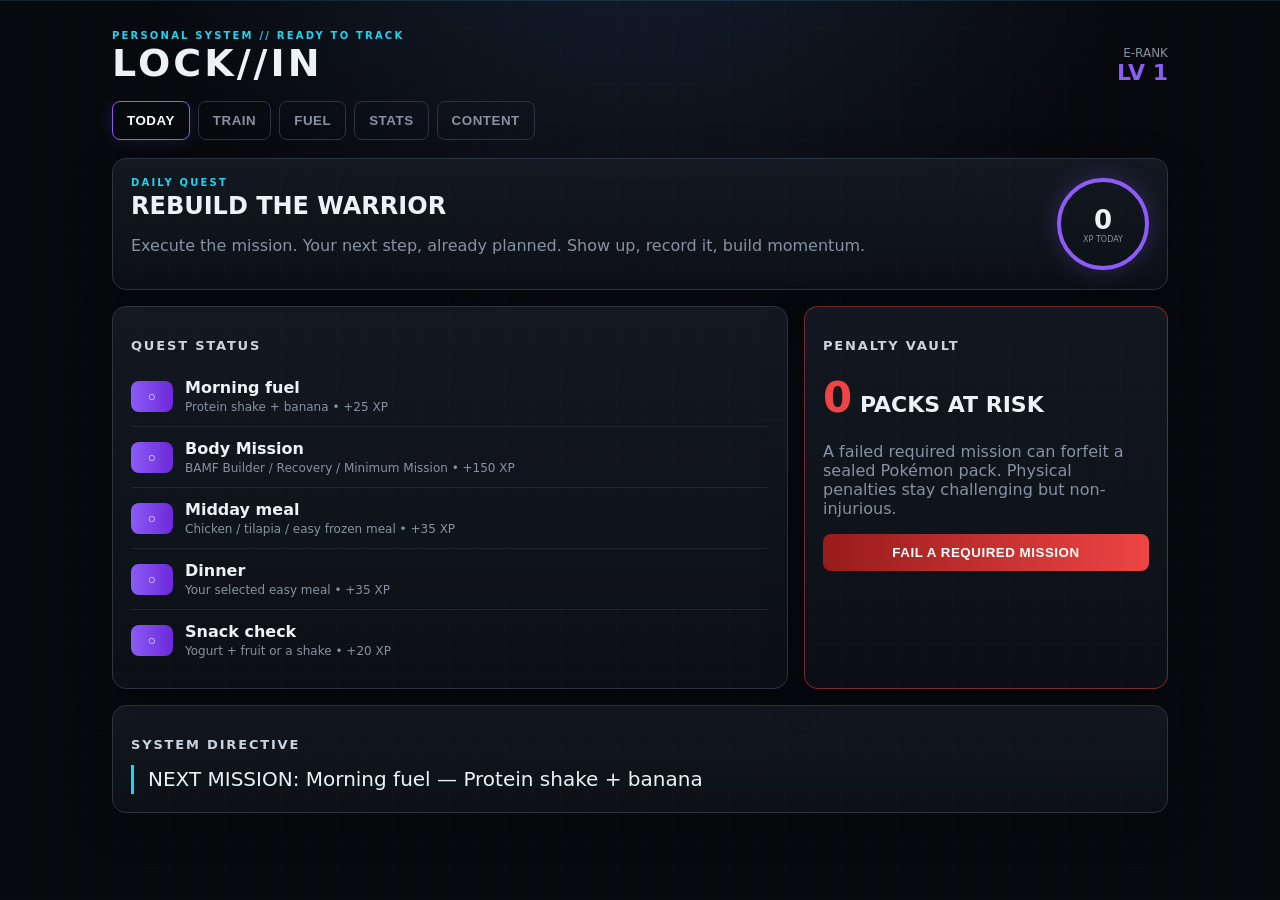
<file: app/index.html>
<!doctype html>
<html lang="en">
<head>
<meta charset="utf-8" />
<meta name="viewport" content="width=device-width,initial-scale=1,viewport-fit=cover" />
<title>LOCK//IN SYSTEM</title>
<link rel="stylesheet" href="styles.css" />
</head>
<body>
<div class="scanline"></div>
<header>
  <div>
    <div class="eyebrow">PERSONAL SYSTEM // READY TO TRACK</div>
    <h1>LOCK//IN</h1>
  </div>
  <div class="rank"><span id="rankName">E-RANK</span><strong id="level">LV 1</strong></div>
</header>

<nav>
  <button class="nav active" data-view="today">TODAY</button>
  <button class="nav" data-view="train">TRAIN</button>
  <button class="nav" data-view="fuel">FUEL</button>
  <button class="nav" data-view="progress">STATS</button>
  <button class="nav" data-view="content">CONTENT</button>
</nav>

<main>
<section id="today" class="view active">
  <div class="hero card">
    <div>
      <div class="eyebrow">DAILY QUEST</div>
      <h2>REBUILD THE WARRIOR</h2>
      <p>Execute the mission. Your next step, already planned. Show up, record it, build momentum.</p>
    </div>
    <div class="xp-ring"><span id="xpToday">0</span><small>XP TODAY</small></div>
  </div>
  <div class="grid two">
    <div class="card">
      <h3>QUEST STATUS</h3>
      <div id="questList"></div>
    </div>
    <div class="card danger-card">
      <h3>PENALTY VAULT</h3>
      <div class="vault-count"><span id="vaultCount">0</span> PACKS AT RISK</div>
      <p class="muted">A failed required mission can forfeit a sealed Pokémon pack. Physical penalties stay challenging but non-injurious.</p>
      <button id="failMission" class="danger">FAIL A REQUIRED MISSION</button>
    </div>
  </div>
  <div class="card">
    <h3>SYSTEM DIRECTIVE</h3>
    <div id="directive" class="directive"></div>
  </div>
</section>

<section id="train" class="view">
  <div class="card">
    <div class="row spread"><div><div class="eyebrow">BODY MISSION</div><h2 id="workoutTitle">FULL BODY A</h2></div><button id="toggleWorkout" class="ghost hidden">SWITCH A/B</button></div>
    <div class="form-grid"><label>Program start<input id="programStart" type="date" /></label><label>Week<select id="programWeek"></select></label><label>Training day<select id="programDay"></select></label></div><p id="programNote" class="muted"></p><div id="exerciseList"></div><div id="sessionStatus" role="status" aria-live="polite"></div>
    <div class="timer card inset">
      <span class="eyebrow">REST TIMER</span>
      <strong id="timerDisplay">01:30</strong>
      <div class="row"><button id="startTimer">START 90S</button><button id="resetTimer" class="ghost">RESET</button></div>
    </div>
  </div>
  <div class="card">
    <h3>BACKUP PROTOCOL</h3>
    <p><strong>Plan A:</strong> Hart Gym. <strong>Plan B:</strong> home substitutions. <strong>Minimum Mission:</strong> 3 rounds — 10 squats, 5–10 push-ups, 10 DB rows/side, 10 reverse lunges total, 20-sec plank.</p>
    <button id="completeWorkout">COMPLETE TRAINING +150 XP</button>
  </div>
</section>

<section id="fuel" class="view">
  <div class="card">
    <div class="row spread"><div><div class="eyebrow">NUTRITION MISSION</div><h2>SIMPLE DAILY MEALS</h2></div><div class="protein"><span id="proteinTotal">0</span>g</div></div>
    <div id="mealList"></div>
    <p class="muted">Same simple menu each day. Lunch and dinner default to chicken, rice, and frozen vegetables. Swap only when you want to. Nutrition estimates vary by brand; scan your packages or save label values once.</p>
  </div>
  <div class="card">
    <h3>FOOD LOG <small id="foodDate"></small></h3>
    <div class="macro-grid">
      <div><strong id="calorieTotal">0</strong><small>KCAL</small></div>
      <div><strong id="proteinMacro">0</strong><small>PROTEIN G</small></div>
      <div><strong id="carbTotal">0</strong><small>CARBS G</small></div>
      <div><strong id="fatTotal">0</strong><small>FAT G</small></div>
    </div>
    <div id="foodEntries" class="history"></div>
  </div>
  <div class="card">
    <h3>SCAN OR ENTER BARCODE</h3>
    <div class="row"><input id="barcodeInput" inputmode="numeric" autocomplete="off" placeholder="8–14 digit barcode" aria-label="Food barcode" /><button id="lookupBarcode">LOOK UP</button><button id="openScanner" class="ghost">CAMERA</button></div>
    <p id="lookupStatus" class="muted" role="status" aria-live="polite">Food details come from <a href="https://world.openfoodfacts.org/" target="_blank" rel="noopener noreferrer">Open Food Facts</a>. Check labels before logging.</p>
    <div id="scannerPanel" class="hidden"><video id="scannerVideo" autoplay playsinline muted></video><button id="closeScanner" class="ghost">STOP CAMERA</button></div>
  </div>
  <div class="card">
    <h3>LOG FOOD</h3>
    <p id="foodSource" class="muted">Enter food manually or look up a barcode above.</p>
    <form id="foodForm">
      <div class="form-grid">
        <label>Food name<input id="foodName" required maxlength="100" placeholder="e.g., Greek yogurt" /></label>
        <label>Meal<select id="foodMeal"><option>Breakfast</option><option>Lunch</option><option>Dinner</option><option>Snack</option></select></label>
        <label>Amount (g or ml)<input id="foodAmount" type="number" min="1" max="10000" step="0.1" value="100" required /></label>
        <label>Calories per 100 g/ml<input id="foodCalories" type="number" min="0" max="10000" step="0.1" required /></label>
        <label>Protein per 100 g/ml<input id="foodProtein" type="number" min="0" max="1000" step="0.1" required /></label>
        <label>Carbs per 100 g/ml<input id="foodCarbs" type="number" min="0" max="1000" step="0.1" required /></label>
        <label>Fat per 100 g/ml<input id="foodFat" type="number" min="0" max="1000" step="0.1" required /></label>
      </div>
      <p class="muted">Values are per 100 g/ml; the amount scales them. Edit any missing or inaccurate label values.</p>
      <button type="submit">ADD TO TODAY</button><button type="button" id="saveFoodValues" class="ghost">SAVE FOOD VALUES</button><button type="button" id="clearFood" class="ghost">CLEAR FORM</button>
    </form>
  </div>
  <div class="card"><h3>YOUR SHOPPING LIST</h3><div id="shoppingList"></div></div><div class="card"><h3>REUSABLE FOODS</h3><div id="quickFoods"></div><p class="muted">Tap an item to prefill the food form, then verify your label and amount. Estimates are marked in your log.</p></div><div class="card"><h3>SWEET / CRUNCHY OPTIONS</h3><p>BUILT Puff, watermelon, yogurt and fruit, popcorn, or a measured portion of chips or chocolate. Use the reusable foods to log it. Then return to your usual meal routine.</p></div>
</section>

<section id="progress" class="view">
  <div class="grid three stats">
    <div class="card"><span class="eyebrow">WEIGHT</span><strong id="weightDisplay">190.0</strong><small>LB</small></div>
    <div class="card"><span class="eyebrow">STREAK</span><strong id="streakDisplay">0</strong><small>DAYS</small></div>
    <div class="card"><span class="eyebrow">TOTAL XP</span><strong id="totalXP">0</strong><small>XP</small></div>
  </div>
  <div class="card">
    <h3>LOG WEIGHT</h3>
    <div class="row"><input id="weightInput" type="number" step="0.1" placeholder="190.0" /><button id="logWeight">SAVE</button></div>
    <div id="weightHistory" class="history"></div>
  </div>
  <div class="card"><h3>TRAINING HISTORY</h3><div id="trainingHistory"></div></div><div class="card"><h3>BACK UP YOUR DATA</h3><p class="muted">Saved in this browser. Export a backup to keep a copy outside it.</p><button id="exportData">DOWNLOAD BACKUP</button><label class="import-label">Restore backup<input id="importData" type="file" accept="application/json" /></label><p id="backupStatus" role="status"></p></div><div class="card"><h3>SKILL TREE — LOCKED FOR PHASE 1</h3><div class="skill-grid"><div>Pull-Up<br><span>BASE BUILDING</span></div><div>Handstand<br><span>BASE BUILDING</span></div><div>L-Sit<br><span>BASE BUILDING</span></div><div>Pistol Squat<br><span>BASE BUILDING</span></div><div>Sprint<br><span>BASE BUILDING</span></div><div>Agility<br><span>BASE BUILDING</span></div></div></div>
</section>

<section id="content" class="view">
  <div class="card"><div class="eyebrow">CONTENT ENGINE</div><h2>THE SYSTEM IS THE SERIES</h2><p>Every meaningful event becomes a possible clip, short, episode beat, or weekly update.</p><button id="addSideQuest">ADD SIDE QUEST</button></div>
  <div class="card"><h3>CAPTURE FEED</h3><div id="contentFeed"></div></div>
</section>
</main>

<div id="systemModal" class="modal hidden"><div class="modal-card"><div class="eyebrow">SYSTEM NOTIFICATION</div><h2 id="modalTitle">QUEST UPDATED</h2><p id="modalText"></p><button id="closeModal">ACKNOWLEDGE</button></div></div>
<script src="program.js"></script>
<script src="app.js"></script>
<script src="ready.js"></script>
</body>
</html>
</file>
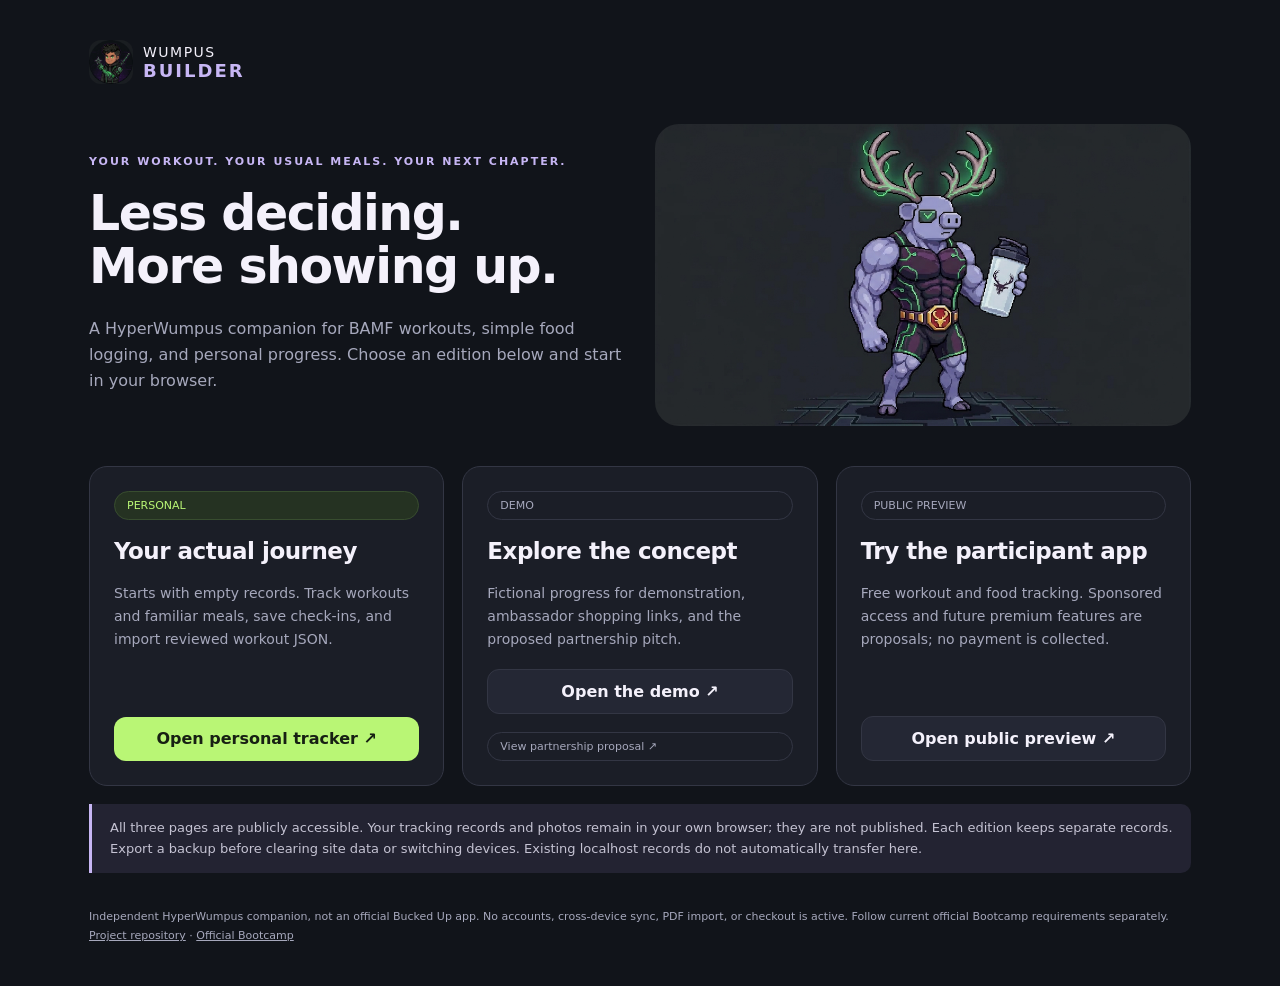
<file: wumpus-builder/web/index.html>
<!doctype html><html lang="en"><head><meta charset="utf-8"><meta name="viewport" content="width=device-width,initial-scale=1"><meta name="theme-color" content="#11141a"><title>Wumpus Builder · Choose your edition</title><link rel="stylesheet" href="demo/styles.css"><style>main{max-width:1150px;padding:40px 24px}.landing-cards{display:grid;grid-template-columns:repeat(3,1fr);gap:18px}.landing-cards .card{display:flex;flex-direction:column;gap:18px}.landing-cards .button{margin-top:auto}.landing-hero{display:grid;grid-template-columns:1fr 1fr;gap:30px;align-items:center;margin:40px 0}.landing-hero img{width:100%;border-radius:24px}.landing-hero p{color:var(--muted);margin-top:22px}@media(max-width:700px){.landing-cards,.landing-hero{grid-template-columns:1fr}.landing-hero{margin:30px 0}.landing-hero img{max-height:230px;object-fit:cover}.landing-hero h1{font-size:40px}}</style></head><body><main><a class="brand" href="https://hyperwumpus.github.io"><img src="demo/assets/avatar.jpeg" alt="HyperWumpus"><span>WUMPUS<b>BUILDER</b></span></a><section class="landing-hero"><div><div class="eyebrow">Your workout. Your usual meals. Your next chapter.</div><h1 class="space">Less deciding.<br>More showing up.</h1><p>A HyperWumpus companion for BAMF workouts, simple food logging, and personal progress. Choose an edition below and start in your browser.</p></div><img src="demo/assets/hero.png" alt="Cyber Wumpy with a shaker and glowing antlers"></section><div class="landing-cards"><section class="card"><span class="pill green">PERSONAL</span><h2>Your actual journey</h2><p>Starts with empty records. Track workouts and familiar meals, save check-ins, and import reviewed workout JSON.</p><a class="button" href="personal/">Open personal tracker ↗</a></section><section class="card"><span class="pill">DEMO</span><h2>Explore the concept</h2><p>Fictional progress for demonstration, ambassador shopping links, and the proposed partnership pitch.</p><a class="button quiet" href="demo/">Open the demo ↗</a><a class="pill" href="demo/pitch.html">View partnership proposal ↗</a></section><section class="card"><span class="pill">PUBLIC PREVIEW</span><h2>Try the participant app</h2><p>Free workout and food tracking. Sponsored access and future premium features are proposals; no payment is collected.</p><a class="button quiet" href="public/">Open public preview ↗</a></section></div><div class="notice">All three pages are publicly accessible. Your tracking records and photos remain in your own browser; they are not published. Each edition keeps separate records. Export a backup before clearing site data or switching devices. Existing localhost records do not automatically transfer here.</div><footer>Independent HyperWumpus companion, not an official Bucked Up app. No accounts, cross-device sync, PDF import, or checkout is active. Follow current official Bootcamp requirements separately.<br><a href="https://github.com/hyperwumpus/lockin-fitness-bootcamp">Project repository</a> · <a href="https://www.buckedupbootcamp.com/">Official Bootcamp</a></footer></main></body></html>
</file>
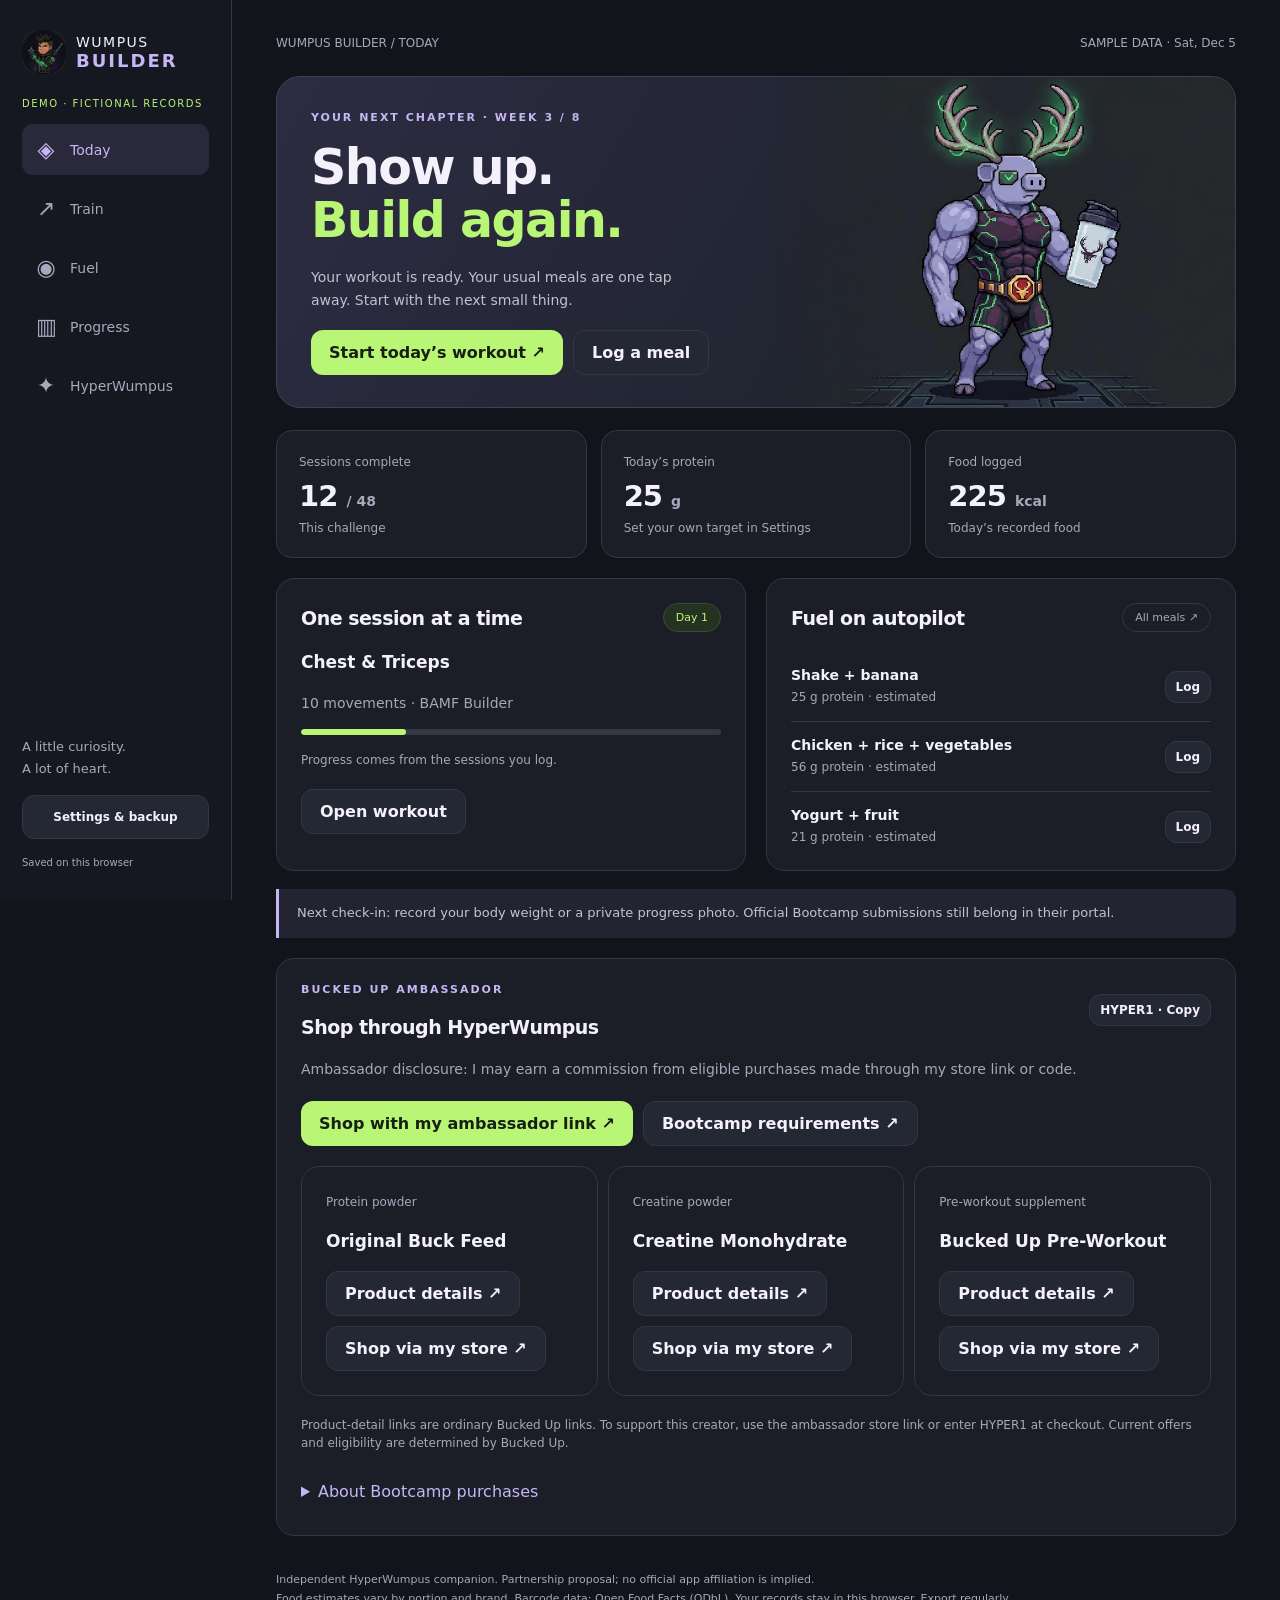
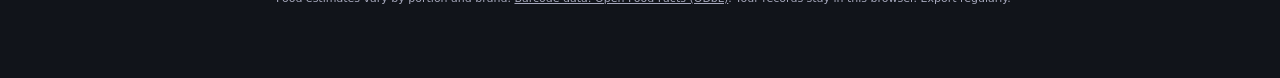
<file: wumpus-builder/demo/app/index.html>
<!doctype html>
<html lang="en"><head><meta charset="utf-8"><meta name="viewport" content="width=device-width,initial-scale=1,viewport-fit=cover"><meta name="theme-color" content="#11141a"><meta name="description" content="Wumpus Builder: your workout, your usual meals, your progress."><link rel="manifest" href="manifest.webmanifest"><link rel="icon" href="assets/icon-192.png"><link rel="apple-touch-icon" href="assets/icon-192.png"><link rel="stylesheet" href="styles.css"><title>Wumpus Builder</title></head>
<body><div class="app-shell"><aside class="rail"><a class="brand" href="#today"><img src="assets/avatar.jpeg" alt="HyperWumpus"><span>WUMPUS<b>BUILDER</b></span></a><div class="edition" id="edition"></div><nav aria-label="Main navigation"><a href="#today" data-page="today"><span>◈</span> Today</a><a href="#train" data-page="train"><span>↗</span> Train</a><a href="#fuel" data-page="fuel"><span>◉</span> Fuel</a><a href="#progress" data-page="progress"><span>▥</span> Progress</a><a href="#about" data-page="about"><span>✦</span> HyperWumpus</a></nav><div class="rail-bottom"><p>A little curiosity.<br>A lot of heart.</p><button id="settings-open" class="quiet">Settings & backup</button><small>Saved on this browser</small></div></aside><main id="main" tabindex="-1"></main></div><div id="toast" role="status" aria-live="polite"></div><dialog id="modal"><div id="modal-content"></div><button class="quiet close" id="modal-close">Close</button></dialog><div class="timer" id="timer" hidden><span id="timer-value"></span><button id="timer-stop" aria-label="Stop rest timer">×</button></div><script src="config.js"></script><script src="program.js"></script><script src="engine.js"></script><script src="app.js"></script></body></html>
</file>
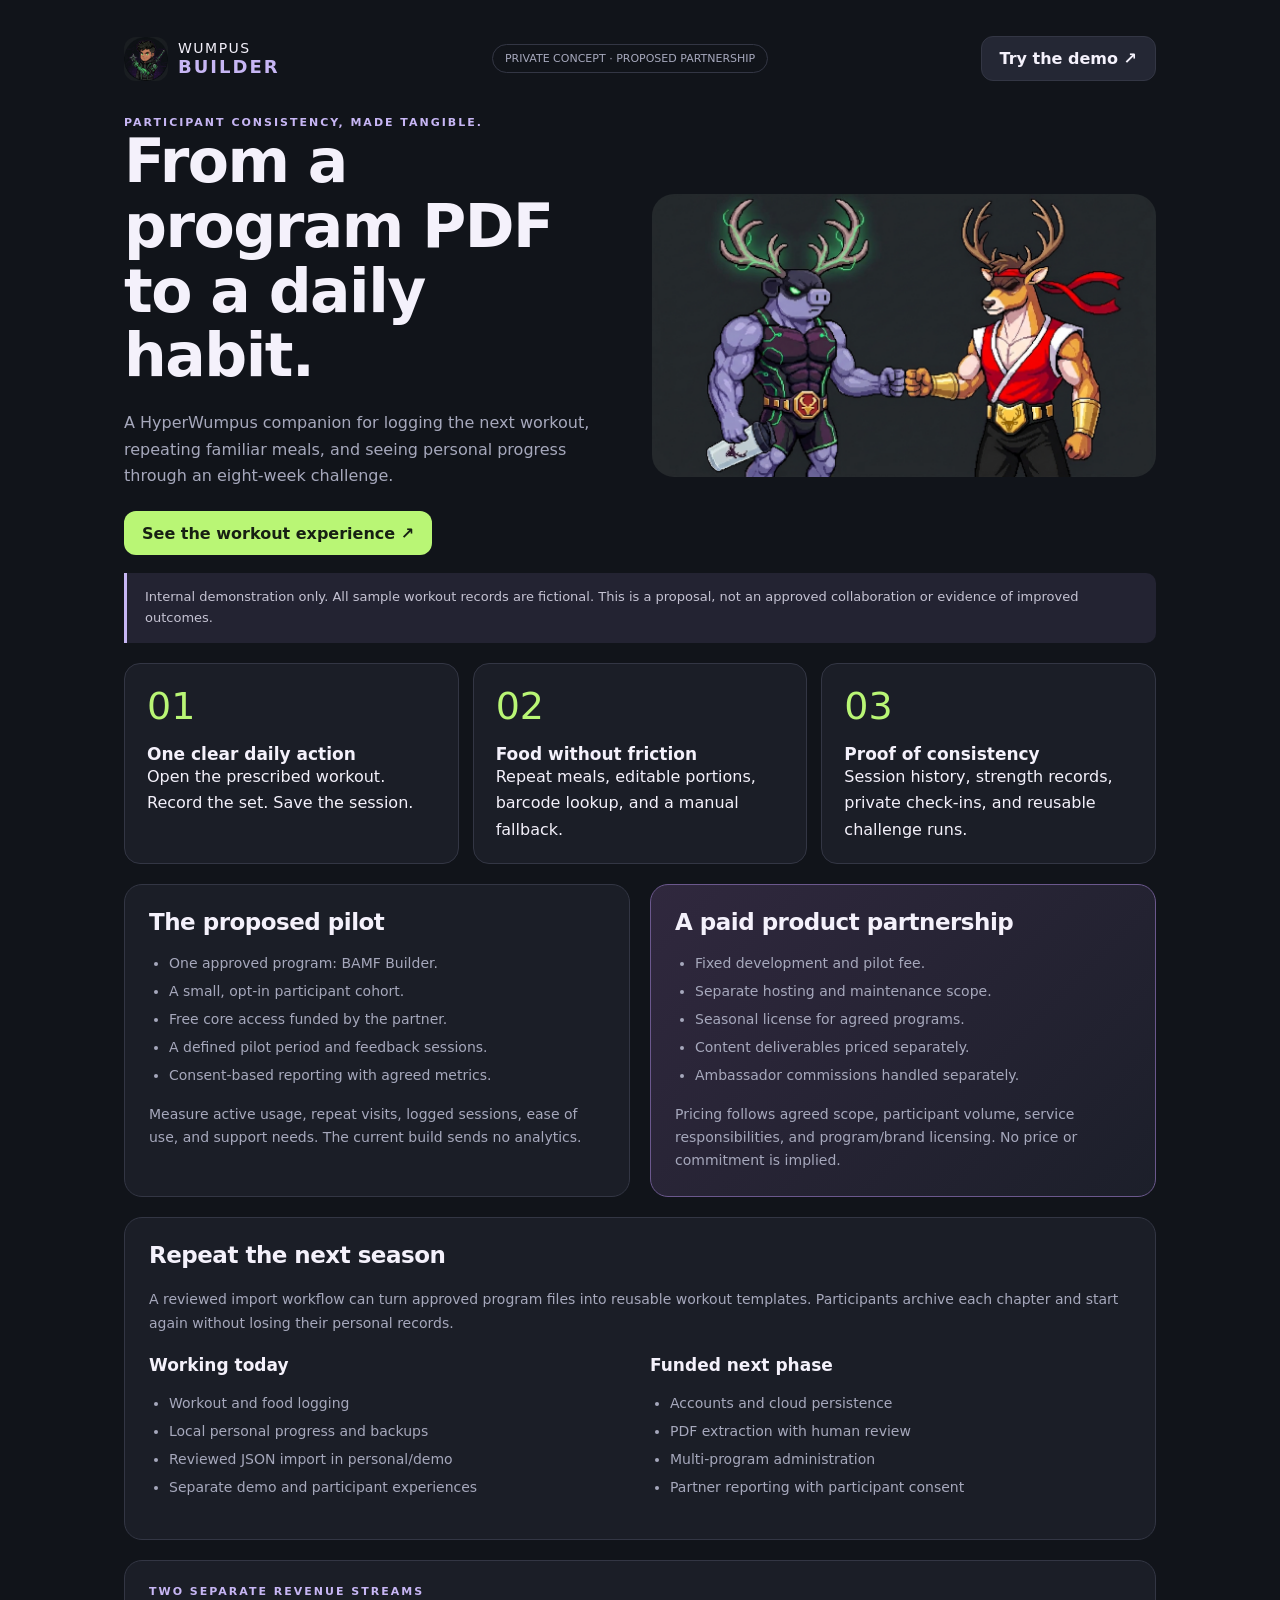
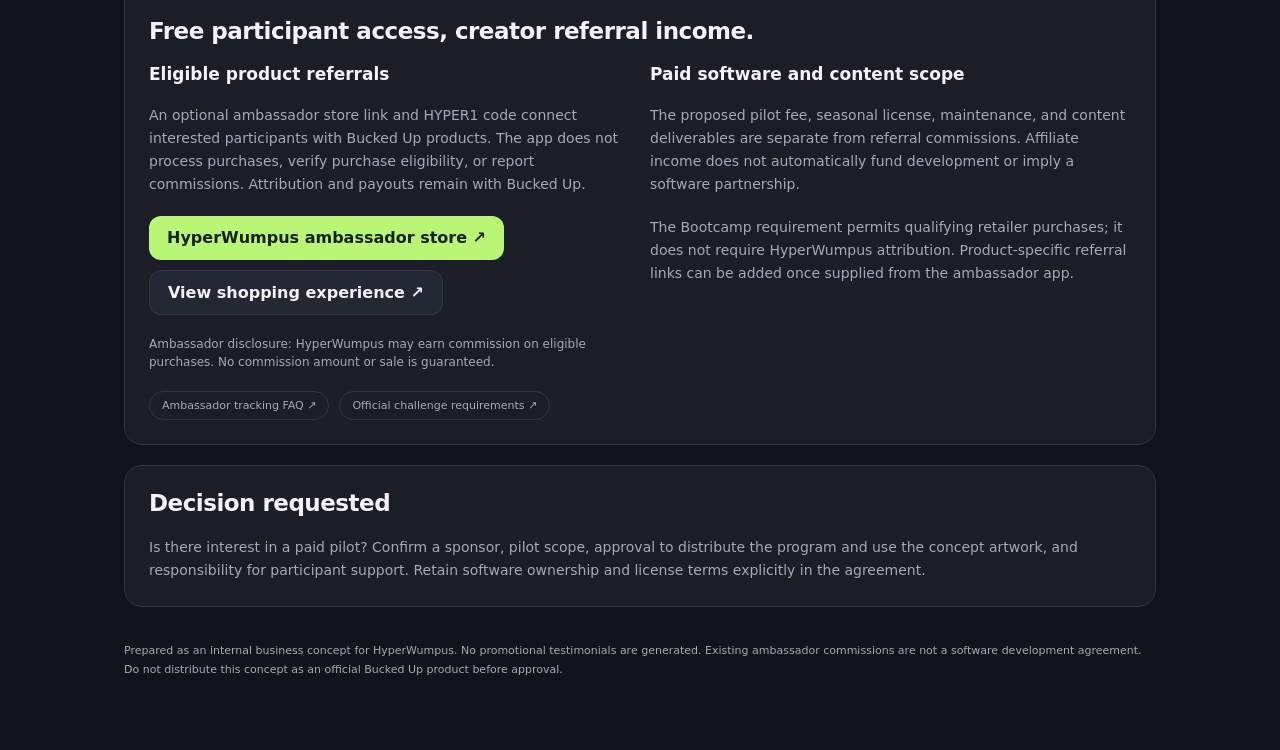
<file: wumpus-builder/demo/app/pitch.html>
<!doctype html><html lang="en"><head><meta charset="utf-8"><meta name="viewport" content="width=device-width,initial-scale=1"><title>Wumpus Builder · Partnership Proposal</title><link rel="stylesheet" href="styles.css"><style>main{max-width:1120px}.pitch-top{display:flex;justify-content:space-between;align-items:center;margin-bottom:35px}.pitch-hero{display:grid;grid-template-columns:1fr 1fr;gap:24px;align-items:center}.pitch-hero img{width:100%;border-radius:22px}.pitch-hero h1{font-size:clamp(35px,5vw,60px)}.pitch-hero p{color:var(--muted);margin:22px 0}.pitch-num{font-size:38px;color:var(--green);margin-bottom:16px}@media(max-width:700px){.pitch-hero{grid-template-columns:1fr}.pitch-top{align-items:start;gap:12px}.pitch-top .button{font-size:12px}.stats{grid-template-columns:1fr}}@media print{body{background:white;color:black}main{padding:20px}.card,.stat{background:white;color:black;border:1px solid #bbb}.button{display:none}p,small,ul{color:#444!important}.pitch-hero img{max-height:220px;object-fit:contain}}</style></head><body><main><div class="pitch-top"><a class="brand" href="index.html"><img src="assets/avatar.jpeg" alt="HyperWumpus"><span>WUMPUS<b>BUILDER</b></span></a><span class="pill">PRIVATE CONCEPT · PROPOSED PARTNERSHIP</span><a class="button quiet" href="index.html">Try the demo ↗</a></div><div class="pitch-hero"><div><div class="eyebrow">Participant consistency, made tangible.</div><h1>From a program PDF<br>to a daily habit.</h1><p>A HyperWumpus companion for logging the next workout, repeating familiar meals, and seeing personal progress through an eight-week challenge.</p><a class="button" href="index.html#train">See the workout experience ↗</a></div><img src="assets/partnership.png" alt="Concept artwork of Wumpy and an antlered training character fist bumping"></div><div class="notice">Internal demonstration only. All sample workout records are fictional. This is a proposal, not an approved collaboration or evidence of improved outcomes.</div><div class="stats"><div class="stat"><div class="pitch-num">01</div><h3>One clear daily action</h3><p>Open the prescribed workout. Record the set. Save the session.</p></div><div class="stat"><div class="pitch-num">02</div><h3>Food without friction</h3><p>Repeat meals, editable portions, barcode lookup, and a manual fallback.</p></div><div class="stat"><div class="pitch-num">03</div><h3>Proof of consistency</h3><p>Session history, strength records, private check-ins, and reusable challenge runs.</p></div></div><div class="grid"><section class="card"><h2>The proposed pilot</h2><ul><li>One approved program: BAMF Builder.</li><li>A small, opt-in participant cohort.</li><li>Free core access funded by the partner.</li><li>A defined pilot period and feedback sessions.</li><li>Consent-based reporting with agreed metrics.</li></ul><p>Measure active usage, repeat visits, logged sessions, ease of use, and support needs. The current build sends no analytics.</p></section><section class="card premium"><h2>A paid product partnership</h2><ul><li>Fixed development and pilot fee.</li><li>Separate hosting and maintenance scope.</li><li>Seasonal license for agreed programs.</li><li>Content deliverables priced separately.</li><li>Ambassador commissions handled separately.</li></ul><p>Pricing follows agreed scope, participant volume, service responsibilities, and program/brand licensing. No price or commitment is implied.</p></section></div><section class="card space"><h2>Repeat the next season</h2><p class="space">A reviewed import workflow can turn approved program files into reusable workout templates. Participants archive each chapter and start again without losing their personal records.</p><div class="grid space"><div><h3>Working today</h3><ul><li>Workout and food logging</li><li>Local personal progress and backups</li><li>Reviewed JSON import in personal/demo</li><li>Separate demo and participant experiences</li></ul></div><div><h3>Funded next phase</h3><ul><li>Accounts and cloud persistence</li><li>PDF extraction with human review</li><li>Multi-program administration</li><li>Partner reporting with participant consent</li></ul></div></div></section><section class="card space"><div class="eyebrow">Two separate revenue streams</div><h2 class="space">Free participant access, creator referral income.</h2><div class="grid space"><div><h3>Eligible product referrals</h3><p class="space">An optional ambassador store link and HYPER1 code connect interested participants with Bucked Up products. The app does not process purchases, verify purchase eligibility, or report commissions. Attribution and payouts remain with Bucked Up.</p><div class="actions space"><a class="button" href="https://bckd.co/Ks6tlzm" target="_blank" rel="noopener sponsored">HyperWumpus ambassador store ↗</a><a class="button quiet" href="index.html#about">View shopping experience ↗</a></div><small class="space" style="display:block">Ambassador disclosure: HyperWumpus may earn commission on eligible purchases. No commission amount or sale is guaranteed.</small></div><div><h3>Paid software and content scope</h3><p class="space">The proposed pilot fee, seasonal license, maintenance, and content deliverables are separate from referral commissions. Affiliate income does not automatically fund development or imply a software partnership.</p><p class="space">The Bootcamp requirement permits qualifying retailer purchases; it does not require HyperWumpus attribution. Product-specific referral links can be added once supplied from the ambassador app.</p></div></div><div class="actions space"><a class="pill" href="https://promo.buckedup.com/ambassadors-faq" target="_blank" rel="noopener">Ambassador tracking FAQ ↗</a><a class="pill" href="https://www.buckedupbootcamp.com/" target="_blank" rel="noopener">Official challenge requirements ↗</a></div></section><section class="card space"><h2>Decision requested</h2><p class="space">Is there interest in a paid pilot? Confirm a sponsor, pilot scope, approval to distribute the program and use the concept artwork, and responsibility for participant support. Retain software ownership and license terms explicitly in the agreement.</p></section><footer>Prepared as an internal business concept for HyperWumpus. No promotional testimonials are generated. Existing ambassador commissions are not a software development agreement. Do not distribute this concept as an official Bucked Up product before approval.</footer></main></body></html>
</file>
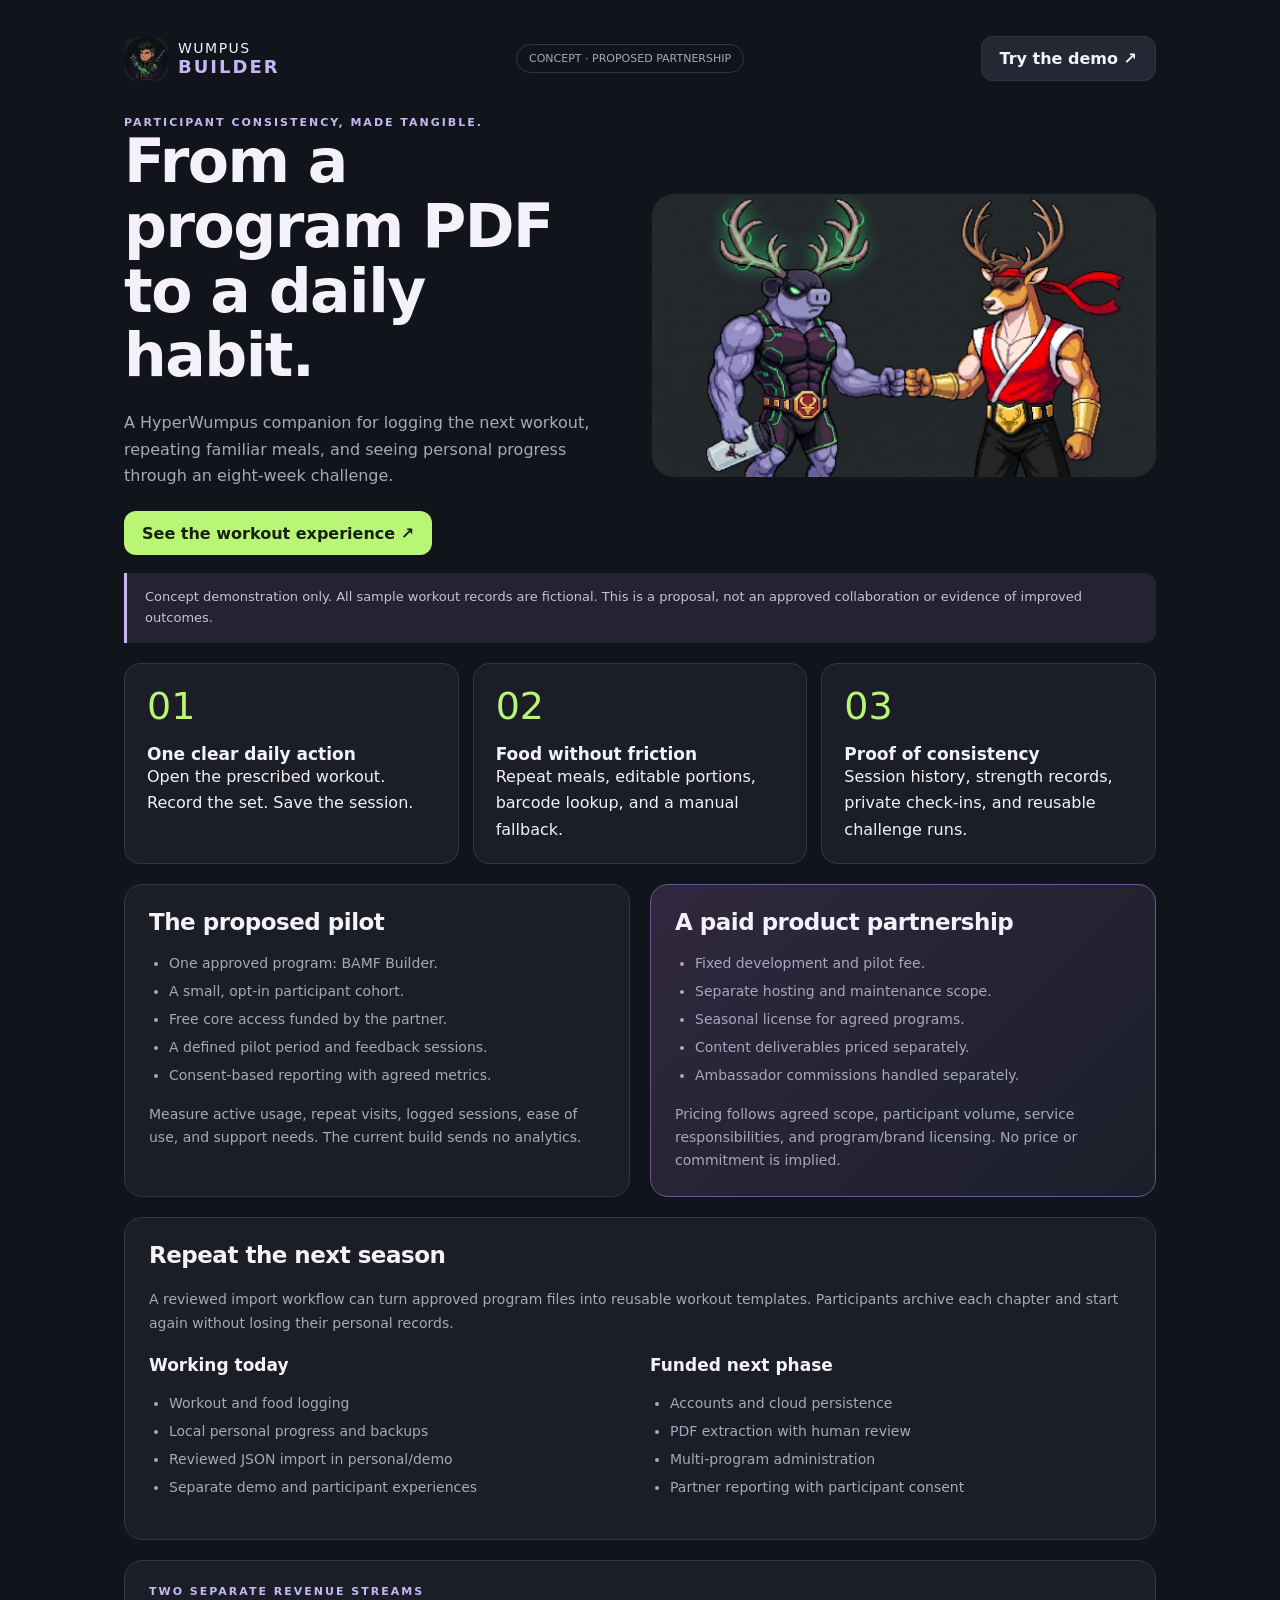
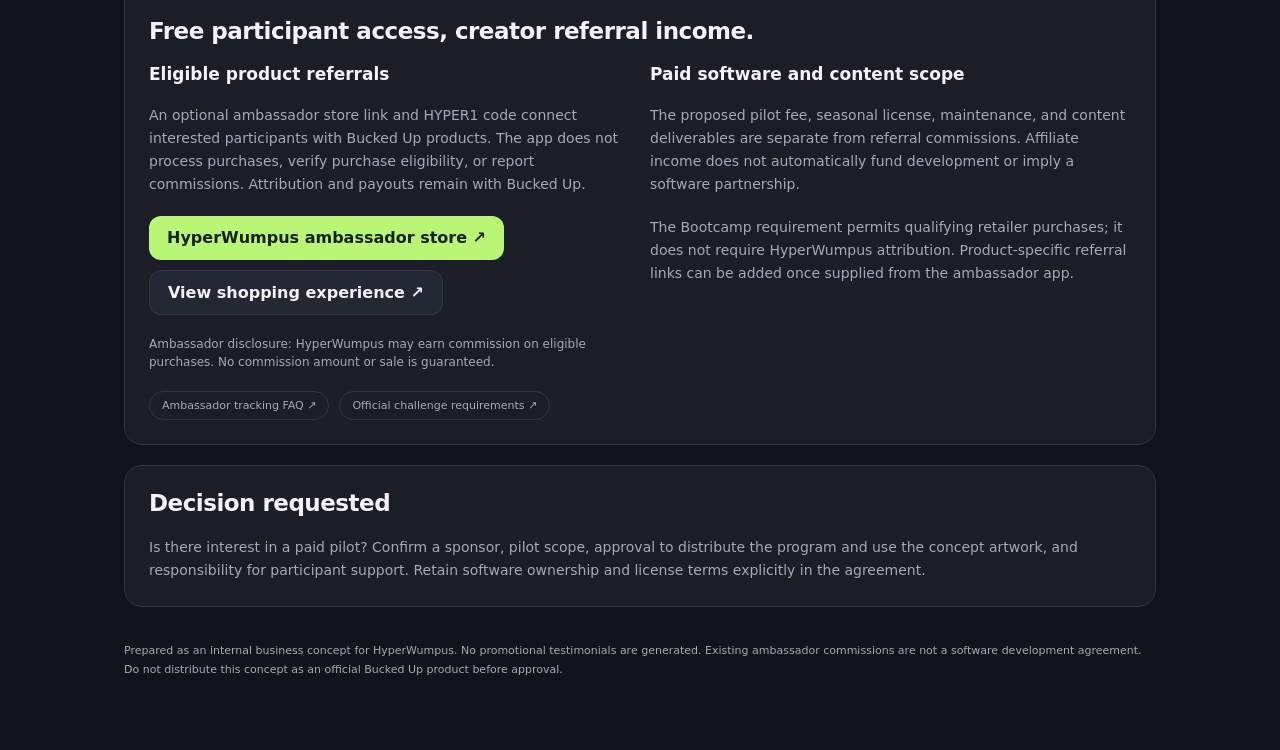
<file: wumpus-builder/web/demo/pitch.html>
<!doctype html><html lang="en"><head><meta charset="utf-8"><meta name="viewport" content="width=device-width,initial-scale=1"><title>Wumpus Builder · Partnership Proposal</title><link rel="stylesheet" href="styles.css"><style>main{max-width:1120px}.pitch-top{display:flex;justify-content:space-between;align-items:center;margin-bottom:35px}.pitch-hero{display:grid;grid-template-columns:1fr 1fr;gap:24px;align-items:center}.pitch-hero img{width:100%;border-radius:22px}.pitch-hero h1{font-size:clamp(35px,5vw,60px)}.pitch-hero p{color:var(--muted);margin:22px 0}.pitch-num{font-size:38px;color:var(--green);margin-bottom:16px}@media(max-width:700px){.pitch-hero{grid-template-columns:1fr}.pitch-top{align-items:start;gap:12px}.pitch-top .button{font-size:12px}.stats{grid-template-columns:1fr}}@media print{body{background:white;color:black}main{padding:20px}.card,.stat{background:white;color:black;border:1px solid #bbb}.button{display:none}p,small,ul{color:#444!important}.pitch-hero img{max-height:220px;object-fit:contain}}</style></head><body><main><div class="pitch-top"><a class="brand" href="index.html"><img src="assets/avatar.jpeg" alt="HyperWumpus"><span>WUMPUS<b>BUILDER</b></span></a><span class="pill">CONCEPT · PROPOSED PARTNERSHIP</span><a class="button quiet" href="index.html">Try the demo ↗</a></div><div class="pitch-hero"><div><div class="eyebrow">Participant consistency, made tangible.</div><h1>From a program PDF<br>to a daily habit.</h1><p>A HyperWumpus companion for logging the next workout, repeating familiar meals, and seeing personal progress through an eight-week challenge.</p><a class="button" href="index.html#train">See the workout experience ↗</a></div><img src="assets/partnership.png" alt="Concept artwork of Wumpy and an antlered training character fist bumping"></div><div class="notice">Concept demonstration only. All sample workout records are fictional. This is a proposal, not an approved collaboration or evidence of improved outcomes.</div><div class="stats"><div class="stat"><div class="pitch-num">01</div><h3>One clear daily action</h3><p>Open the prescribed workout. Record the set. Save the session.</p></div><div class="stat"><div class="pitch-num">02</div><h3>Food without friction</h3><p>Repeat meals, editable portions, barcode lookup, and a manual fallback.</p></div><div class="stat"><div class="pitch-num">03</div><h3>Proof of consistency</h3><p>Session history, strength records, private check-ins, and reusable challenge runs.</p></div></div><div class="grid"><section class="card"><h2>The proposed pilot</h2><ul><li>One approved program: BAMF Builder.</li><li>A small, opt-in participant cohort.</li><li>Free core access funded by the partner.</li><li>A defined pilot period and feedback sessions.</li><li>Consent-based reporting with agreed metrics.</li></ul><p>Measure active usage, repeat visits, logged sessions, ease of use, and support needs. The current build sends no analytics.</p></section><section class="card premium"><h2>A paid product partnership</h2><ul><li>Fixed development and pilot fee.</li><li>Separate hosting and maintenance scope.</li><li>Seasonal license for agreed programs.</li><li>Content deliverables priced separately.</li><li>Ambassador commissions handled separately.</li></ul><p>Pricing follows agreed scope, participant volume, service responsibilities, and program/brand licensing. No price or commitment is implied.</p></section></div><section class="card space"><h2>Repeat the next season</h2><p class="space">A reviewed import workflow can turn approved program files into reusable workout templates. Participants archive each chapter and start again without losing their personal records.</p><div class="grid space"><div><h3>Working today</h3><ul><li>Workout and food logging</li><li>Local personal progress and backups</li><li>Reviewed JSON import in personal/demo</li><li>Separate demo and participant experiences</li></ul></div><div><h3>Funded next phase</h3><ul><li>Accounts and cloud persistence</li><li>PDF extraction with human review</li><li>Multi-program administration</li><li>Partner reporting with participant consent</li></ul></div></div></section><section class="card space"><div class="eyebrow">Two separate revenue streams</div><h2 class="space">Free participant access, creator referral income.</h2><div class="grid space"><div><h3>Eligible product referrals</h3><p class="space">An optional ambassador store link and HYPER1 code connect interested participants with Bucked Up products. The app does not process purchases, verify purchase eligibility, or report commissions. Attribution and payouts remain with Bucked Up.</p><div class="actions space"><a class="button" href="https://bckd.co/Ks6tlzm" target="_blank" rel="noopener sponsored">HyperWumpus ambassador store ↗</a><a class="button quiet" href="index.html#about">View shopping experience ↗</a></div><small class="space" style="display:block">Ambassador disclosure: HyperWumpus may earn commission on eligible purchases. No commission amount or sale is guaranteed.</small></div><div><h3>Paid software and content scope</h3><p class="space">The proposed pilot fee, seasonal license, maintenance, and content deliverables are separate from referral commissions. Affiliate income does not automatically fund development or imply a software partnership.</p><p class="space">The Bootcamp requirement permits qualifying retailer purchases; it does not require HyperWumpus attribution. Product-specific referral links can be added once supplied from the ambassador app.</p></div></div><div class="actions space"><a class="pill" href="https://promo.buckedup.com/ambassadors-faq" target="_blank" rel="noopener">Ambassador tracking FAQ ↗</a><a class="pill" href="https://www.buckedupbootcamp.com/" target="_blank" rel="noopener">Official challenge requirements ↗</a></div></section><section class="card space"><h2>Decision requested</h2><p class="space">Is there interest in a paid pilot? Confirm a sponsor, pilot scope, approval to distribute the program and use the concept artwork, and responsibility for participant support. Retain software ownership and license terms explicitly in the agreement.</p></section><footer>Prepared as an internal business concept for HyperWumpus. No promotional testimonials are generated. Existing ambassador commissions are not a software development agreement. Do not distribute this concept as an official Bucked Up product before approval.</footer></main></body></html>
</file>
<file: app/styles.css>
:root{--bg:#07090d;--panel:#10141b;--panel2:#171c24;--line:#2b3441;--text:#edf2f7;--muted:#8792a2;--accent:#8b5cf6;--accent2:#22d3ee;--danger:#ef4444;--good:#34d399}
*{box-sizing:border-box}body{margin:0;background:radial-gradient(circle at 50% -20%,#182033 0,#07090d 42%);color:var(--text);font-family:Inter,ui-sans-serif,system-ui,-apple-system,BlinkMacSystemFont,"Segoe UI",sans-serif;min-height:100vh}body:before{content:"";position:fixed;inset:0;background:linear-gradient(90deg,rgba(139,92,246,.025) 1px,transparent 1px),linear-gradient(rgba(34,211,238,.018) 1px,transparent 1px);background-size:28px 28px;pointer-events:none}.scanline{position:fixed;left:0;right:0;height:1px;background:rgba(34,211,238,.12);animation:scan 9s linear infinite;z-index:10;pointer-events:none}@keyframes scan{from{top:0}to{top:100vh}}header{max-width:1100px;margin:auto;padding:30px 22px 16px;display:flex;justify-content:space-between;align-items:flex-end}h1{margin:0;font-size:38px;letter-spacing:.08em}h2{margin:4px 0 8px}h3{font-size:13px;letter-spacing:.14em;color:#cbd5e1}.eyebrow{font-size:10px;letter-spacing:.22em;color:var(--accent2);font-weight:800}.rank{text-align:right}.rank span{display:block;font-size:12px;color:var(--muted)}.rank strong{font-size:22px;color:var(--accent)}nav{max-width:1100px;margin:auto;padding:0 22px 18px;display:flex;gap:8px;overflow:auto}.nav,.ghost{background:transparent!important;border:1px solid var(--line)!important;color:var(--muted)!important}.nav.active{color:white!important;border-color:var(--accent)!important;box-shadow:0 0 18px rgba(139,92,246,.18)}main{max-width:1100px;margin:auto;padding:0 22px 70px}.view{display:none}.view.active{display:block}.card{background:linear-gradient(180deg,rgba(20,25,34,.95),rgba(12,16,22,.95));border:1px solid var(--line);border-radius:14px;padding:18px;margin-bottom:16px;box-shadow:0 12px 40px rgba(0,0,0,.25)}.hero{display:flex;justify-content:space-between;align-items:center}.hero p,.muted{color:var(--muted)}.xp-ring{width:92px;height:92px;border-radius:50%;border:4px solid var(--accent);display:flex;flex-direction:column;align-items:center;justify-content:center;box-shadow:0 0 24px rgba(139,92,246,.28)}.xp-ring span{font-size:26px;font-weight:900}.xp-ring small{font-size:8px;color:var(--muted)}.grid{display:grid;gap:16px}.grid.two{grid-template-columns:1.3fr .7fr}.grid.three{grid-template-columns:repeat(3,1fr)}button{background:linear-gradient(90deg,var(--accent),#6d28d9);border:0;color:#fff;font-weight:800;padding:11px 14px;border-radius:8px;letter-spacing:.04em;cursor:pointer}button:active{transform:translateY(1px)}button.danger{background:linear-gradient(90deg,#991b1b,var(--danger));width:100%}.danger-card{border-color:rgba(239,68,68,.45)}.vault-count{font-size:22px;font-weight:900;margin:20px 0}.vault-count span{color:var(--danger);font-size:42px}.quest,.meal,.exercise{display:flex;gap:12px;align-items:center;padding:12px 0;border-bottom:1px solid #202733}.quest:last-child,.meal:last-child,.exercise:last-child{border-bottom:0}.quest button,.meal button,.exercise button{min-width:42px;padding:8px}.done{opacity:.5}.done .name{text-decoration:line-through}.name{font-weight:750}.sub{font-size:12px;color:var(--muted);margin-top:3px}.directive{font-size:20px;line-height:1.45;border-left:3px solid var(--accent2);padding-left:14px}.row{display:flex;gap:10px;align-items:center}.spread{justify-content:space-between}.inset{background:#0a0d12;margin-top:18px}.timer strong{display:block;font-size:58px;font-variant-numeric:tabular-nums;margin:8px 0}.protein{font-size:28px;font-weight:900;color:var(--good)}input{background:#090c11;border:1px solid var(--line);border-radius:8px;color:white;padding:12px;width:100%;font-size:16px}.stats strong{display:block;font-size:38px;margin-top:5px}.stats small{color:var(--muted)}.history{margin-top:14px;color:var(--muted);font-size:13px}.skill-grid{display:grid;grid-template-columns:repeat(3,1fr);gap:10px}.skill-grid div{border:1px solid var(--line);padding:14px;border-radius:10px;font-weight:800}.skill-grid span{font-size:9px;color:var(--muted);letter-spacing:.1em}.content-item{padding:12px 0;border-bottom:1px solid #202733}.content-item:last-child{border:0}.content-item strong{display:block}.content-item small{color:var(--muted)}.modal{position:fixed;inset:0;background:rgba(0,0,0,.82);display:flex;align-items:center;justify-content:center;padding:24px;z-index:99}.hidden{display:none}.modal-card{max-width:460px;width:100%;background:#0d1118;border:1px solid var(--accent);box-shadow:0 0 60px rgba(139,92,246,.22);border-radius:14px;padding:26px;text-align:center}.modal-card h2{font-size:28px}.modal-card p{color:#cbd5e1;line-height:1.5}@media(max-width:720px){.grid.two,.grid.three{grid-template-columns:1fr}.skill-grid{grid-template-columns:1fr 1fr}.hero{align-items:flex-start}.xp-ring{width:72px;height:72px}.xp-ring span{font-size:20px}h1{font-size:30px}.timer strong{font-size:46px}}

.macro-grid{display:grid;grid-template-columns:repeat(4,1fr);gap:10px;margin:16px 0}.macro-grid div{border:1px solid var(--line);border-radius:9px;padding:12px;background:#0a0d12}.macro-grid strong{display:block;font-size:24px;color:var(--good)}.macro-grid small{font-size:10px;color:var(--muted)}.form-grid{display:grid;grid-template-columns:repeat(2,1fr);gap:12px;margin:12px 0}.form-grid label{display:block;color:var(--muted);font-size:12px}.form-grid input,.form-grid select{margin-top:6px}.form-grid select{background:#090c11;color:white;border:1px solid var(--line);border-radius:8px;padding:12px;width:100%;font-size:16px}.food-entry{display:flex;align-items:center;justify-content:space-between;gap:10px;border-bottom:1px solid var(--line);padding:10px 0}.food-entry strong,.food-entry small{display:block}.food-entry small{margin-top:4px}.food-entry button{flex-shrink:0}#scannerVideo{display:block;width:100%;max-height:310px;object-fit:cover;background:#050608;border-radius:8px;margin:12px 0}button:disabled{opacity:.5;cursor:wait}#foodForm button{margin-right:8px;margin-top:6px}#foodDate{color:var(--muted);letter-spacing:0;font-weight:400}
@media(max-width:720px){.macro-grid{grid-template-columns:repeat(2,1fr)}.form-grid{grid-template-columns:1fr}#barcodeInput{min-width:0}#openScanner{padding:11px 8px}}

.exercise-log{border-top:1px solid var(--line);padding:14px 0}.exercise-log h3{font-size:16px;letter-spacing:0;margin:8px 0}.target{color:var(--accent2);font-weight:700}.last-set{font-size:12px;color:var(--muted)}.set-row,.set-head{display:grid;grid-template-columns:32px minmax(0,1fr) minmax(0,1fr) 44px;gap:8px;align-items:center;margin:8px 0}.set-head{font-size:11px;color:var(--muted)}.set-row input[type=checkbox]{height:24px;accent-color:var(--accent)}.exercise-log button{margin-top:8px}.unit-label{display:block;max-width:180px}.meal-plan{border-top:1px solid var(--line);padding:18px 0}.meal-plan select,.unit-label select{width:100%;margin-top:8px;background:var(--bg);color:var(--text);border:1px solid var(--line);border-radius:8px;padding:12px;font-size:16px}.meal-plan li,#shoppingList li{margin:8px 0}.meal-plan .row{align-items:flex-end;flex-wrap:wrap}.meal-plan .row label{font-size:12px;color:var(--muted);max-width:130px}#quickFoods{display:flex;flex-wrap:wrap;gap:8px}.import-label{display:block;margin-top:16px}.import-label input{display:block;margin-top:8px}details{border-bottom:1px solid var(--line);padding:12px 0}summary{cursor:pointer}#sessionStatus{margin:12px 0;color:var(--good)}@media(max-width:500px){header,main,nav{padding-left:14px;padding-right:14px}.hero{gap:12px}.hero>div:first-child{min-width:0;flex:1}.xp-ring{flex-shrink:0}.card{padding:14px}#fuel>.card>.row.spread{flex-wrap:wrap}.set-row input{padding:10px 6px}.set-head{font-size:10px}.set-row,.set-head{grid-template-columns:24px minmax(0,1fr) minmax(0,1fr) 36px}#fuel .row:has(#barcodeInput){flex-wrap:wrap}#barcodeInput{flex-basis:100%}}
</file>
<file: wumpus-builder/web/demo/styles.css>
:root{color-scheme:dark;--bg:#11141a;--panel:#1b1e27;--panel2:#242734;--ink:#f4f1fb;--muted:#a6a8bc;--purple:#c7b6f4;--green:#b9f675;--line:#333644;--red:#ffb0a5;font-family:Inter,Segoe UI,system-ui,sans-serif;font-size:16px}
*{box-sizing:border-box}body{margin:0;background:var(--bg);color:var(--ink)}a{color:inherit;text-decoration:none}button,input,select,textarea{font:inherit}button,.button{min-height:44px;border:0;border-radius:12px;padding:12px 18px;background:var(--green);color:#172013;cursor:pointer;font-weight:650;display:inline-flex;align-items:center;justify-content:center;gap:8px}button:hover,.button:hover{filter:brightness(1.08)}button:disabled{opacity:.45;cursor:default}button.quiet,.button.quiet{background:var(--panel2);color:var(--ink);border:1px solid var(--line)}button.danger{background:#34252a;color:var(--red)}button.tiny{min-height:32px;padding:6px 10px;font-size:12px}input,select,textarea{width:100%;padding:12px;border-radius:10px;border:1px solid #45495d;background:#11151d;color:var(--ink);min-height:44px}input[type=checkbox]{accent-color:var(--green);width:25px;min-height:25px;height:25px;cursor:pointer}input[type=file]{font-size:13px}label{font-size:13px;color:var(--muted);display:grid;gap:7px}h1,h2,h3,p{margin:0}h1{font-size:clamp(30px,4vw,49px);line-height:1.08;font-weight:750;letter-spacing:-1.5px}h2{font-size:23px;letter-spacing:-.5px}h3{font-size:17px}p{line-height:1.65}small,.muted{color:var(--muted)}small{font-size:12px;line-height:1.5}strong{font-weight:700}.app-shell{display:grid;grid-template-columns:232px minmax(0,1fr);min-height:100vh}.rail{position:sticky;top:0;height:100dvh;border-right:1px solid var(--line);padding:30px 22px;display:flex;flex-direction:column;background:#151820}.brand{display:flex;align-items:center;gap:10px;font-size:14px;letter-spacing:1.5px}.brand img{height:44px;width:44px;border-radius:12px}.brand b{display:block;font-size:18px;color:var(--purple);letter-spacing:2px}.edition{font-size:10px;letter-spacing:1.5px;text-transform:uppercase;color:var(--green);margin:24px 0 15px}nav{display:grid;gap:8px}nav a{padding:13px 14px;border-radius:11px;color:var(--muted);font-size:14px;display:flex;gap:14px;align-items:center}nav a span{font-size:22px;width:20px;text-align:center}nav a.active{background:#2a293c;color:var(--purple)}.rail-bottom{margin-top:auto;display:grid;gap:16px}.rail-bottom p{font-size:13px;color:var(--muted)}.rail-bottom button{font-size:12px;padding:10px}.rail-bottom small{font-size:10px}main{max-width:1300px;width:100%;padding:36px 44px 70px;margin:auto}.topline{display:flex;justify-content:space-between;align-items:center;margin-bottom:26px;font-size:12px;color:var(--muted);gap:12px}.eyebrow{font-size:11px;text-transform:uppercase;letter-spacing:2px;color:var(--purple);font-weight:700}.pill{font-size:11px;border:1px solid var(--line);border-radius:99px;padding:7px 12px;display:inline-block;color:var(--muted)}.pill.green{color:var(--green);background:#253222;border-color:#384d2f}.hero{position:relative;display:grid;grid-template-columns:1.05fr 1fr;gap:18px;min-height:322px;background:linear-gradient(120deg,#2c2c42,#1a2026);border:1px solid #414053;border-radius:24px;overflow:hidden;margin-bottom:22px}.hero-copy{padding:34px 0 32px 34px;display:flex;flex-direction:column;align-items:flex-start;justify-content:center;gap:18px;position:relative;z-index:1}.hero-copy p{max-width:390px;color:#c2c1d0;font-size:14px}.hero-art{width:100%;height:100%;object-fit:cover;object-position:52% 50%;mask-image:linear-gradient(90deg,transparent,#000 25%)}.hero h1 em{font-style:normal;color:var(--green)}.actions{display:flex;gap:10px;flex-wrap:wrap}.stats{display:grid;grid-template-columns:repeat(3,1fr);gap:14px;margin:20px 0}.stat{padding:20px 22px;background:var(--panel);border:1px solid var(--line);border-radius:16px}.stat b{display:block;font-size:29px;margin:8px 0 4px;letter-spacing:-1px}.stat b span{font-size:14px;color:var(--muted);letter-spacing:0}.grid{display:grid;grid-template-columns:1fr 1fr;gap:20px}.card{background:var(--panel);border:1px solid var(--line);border-radius:18px;padding:24px}.card p{font-size:14px;color:var(--muted)}.card-head{display:flex;justify-content:space-between;align-items:center;gap:12px;margin-bottom:20px}.card-head h2{font-size:19px}.space{margin-top:20px}.list-row{display:flex;justify-content:space-between;align-items:center;gap:14px;padding:15px 0;border-bottom:1px solid var(--line)}.list-row:last-child{border:0;padding-bottom:0}.list-row h3{font-size:14px;margin-bottom:5px}.list-row small{display:block}.track{height:6px;border-radius:99px;background:#343744;overflow:hidden;margin:14px 0}.track i{display:block;background:var(--green);height:100%;border-radius:99px}.notice{border-left:3px solid var(--purple);background:#232332;padding:14px 18px;font-size:13px;line-height:1.6;color:#c5c3d3;border-radius:0 10px 10px 0;margin:18px 0}.page-title{display:flex;justify-content:space-between;align-items:end;gap:18px;margin-bottom:25px}.page-title .eyebrow{margin-bottom:10px}.page-title p{margin-top:10px;font-size:14px;color:var(--muted)}.week-strip{display:flex;gap:8px;flex-wrap:wrap;margin:22px 0}.week-strip button{background:var(--panel);color:var(--muted);padding:10px 15px;min-height:40px;font-size:13px}.week-strip button.selected{background:var(--purple);color:#232036}.day-strip{display:grid;grid-template-columns:repeat(7,1fr);gap:7px;margin-bottom:22px}.day-strip button{display:grid;gap:5px;align-content:start;text-align:left;background:var(--panel);color:var(--muted);padding:14px 12px;font-size:11px;font-weight:500;min-height:83px;justify-content:stretch}.day-strip button b{color:var(--ink);font-size:13px}.day-strip button.selected{background:#2d3340;border:1px solid var(--green)}.exercise{padding:20px 22px;margin-bottom:14px;border:1px solid var(--line);background:var(--panel);border-radius:15px}.exercise-title{display:flex;justify-content:space-between;gap:20px;align-items:start}.prescription{color:var(--green);font-size:14px;font-weight:650;white-space:nowrap}.exercise p{font-size:12px;color:var(--muted);margin:9px 0;line-height:1.5}.set-row{display:grid;grid-template-columns:35px minmax(70px,1fr) minmax(70px,1fr) 45px;gap:12px;align-items:center;margin-top:9px;max-width:530px}.set-row small{font-size:11px}.set-row input{padding:9px;min-height:40px}.set-row input[type=checkbox]{min-height:25px}.set-head{font-size:10px;color:var(--muted);margin-top:16px}.set-row.completed input:not([type=checkbox]){border-color:#527344}.meal-grid{display:grid;grid-template-columns:repeat(2,1fr);gap:15px}.meal-card{display:flex;flex-direction:column;gap:12px}.meal-card .actions{margin-top:auto}.meal-card select{font-size:14px}.meal-card p{min-height:40px;font-size:12px}.meal-card .macro-line{color:var(--green);font-size:12px}.form-grid{display:grid;grid-template-columns:1fr 1fr;gap:14px;margin:18px 0}.full{grid-column:1/-1}.food-grid{display:grid;grid-template-columns:repeat(3,1fr);gap:10px}.food-chip{display:grid;justify-content:start;text-align:left;background:var(--panel2);color:var(--ink);font-size:13px;padding:15px}.food-chip small{font-size:11px;margin-top:6px}.empty{padding:24px 0;color:var(--muted);font-size:14px;line-height:1.7}.bars{display:flex;gap:8px;align-items:end;height:135px;margin:20px 0}.bar-wrap{flex:1;display:grid;gap:8px;text-align:center;align-self:end}.bar{background:linear-gradient(0deg,#655387,var(--purple));border-radius:5px;min-height:3px}.bar-wrap small{font-size:10px}.progress-line{display:flex;align-items:center;gap:10px;font-size:12px;color:var(--muted);margin:10px 0}.progress-line .track{flex:1;margin:0}.photos{display:flex;gap:12px;flex-wrap:wrap;margin-top:16px}.photo{width:120px}.photo img{width:120px;height:150px;object-fit:cover;border-radius:10px}.photo small{display:block}.about-banner{width:100%;border-radius:20px;margin-bottom:20px}.profile{display:flex;align-items:center;gap:18px;margin-bottom:18px}.profile img{width:80px;height:80px;border-radius:18px}.premium-grid{display:grid;grid-template-columns:1fr 1fr;gap:16px}.premium{border-color:#6b588d;background:linear-gradient(135deg,#30283e,#1c1f2a)}ul{padding-left:20px;line-height:2;font-size:14px;color:var(--muted)}footer{font-size:11px;color:var(--muted);margin-top:35px;line-height:1.7}footer a{text-decoration:underline}dialog{background:var(--panel);color:var(--ink);border:1px solid #525166;border-radius:20px;width:min(640px,calc(100% - 28px));padding:26px;max-height:90dvh;overflow:auto}dialog::backdrop{background:#060910c9;backdrop-filter:blur(4px)}dialog h2{margin-bottom:10px}dialog p{font-size:13px;color:var(--muted)}dialog .close{margin-top:20px;width:100%}#toast{position:fixed;bottom:26px;left:50%;transform:translateX(-50%);background:var(--green);color:#1b2416;border-radius:12px;padding:12px 22px;max-width:90%;z-index:10;font-size:13px;box-shadow:0 10px 50px #0006;opacity:0;pointer-events:none;transition:opacity .15s}#toast.show{opacity:1}.timer{position:fixed;right:24px;bottom:24px;background:var(--purple);color:#21192f;border-radius:14px;padding:10px 12px;align-items:center;gap:20px;z-index:4;box-shadow:0 4px 30px #0006}.timer:not([hidden]){display:flex}.timer span{font-size:24px;font-variant-numeric:tabular-nums}.timer button{background:#0002;color:#21192f;padding:8px;min-height:35px}video{width:100%;max-height:320px;border-radius:12px;margin:14px 0}details summary{cursor:pointer;color:var(--purple);padding:10px 0}details p{font-size:13px}button:focus-visible,a:focus-visible,input:focus-visible,select:focus-visible,textarea:focus-visible{outline:3px solid var(--purple);outline-offset:3px}[hidden]{display:none!important}
@media(min-width:1550px){main{padding:46px 65px}}
@media(max-width:1100px){.app-shell{grid-template-columns:200px minmax(0,1fr)}.rail{padding:24px 15px}main{padding:28px 25px 70px}.hero-copy{padding:25px 0 25px 25px}.hero{min-height:300px}.hero-copy h1{font-size:37px}.day-strip{grid-template-columns:repeat(4,1fr)}.food-grid{grid-template-columns:1fr 1fr}}
@media(max-width:700px){.app-shell{display:block}.rail{position:static;height:auto;padding:16px 18px;border-right:0;border-bottom:1px solid var(--line);flex-direction:row;align-items:center;justify-content:space-between}.brand img{height:36px;width:36px}.brand span{font-size:11px}.brand b{font-size:14px}.edition{margin:0;font-size:9px}.rail-bottom{display:none}nav{position:fixed;bottom:0;left:0;right:0;background:#171b24f5;backdrop-filter:blur(18px);border-top:1px solid var(--line);display:flex;justify-content:space-around;padding:8px 3px max(8px,env(safe-area-inset-bottom));z-index:5;gap:0}nav a{display:grid;gap:3px;padding:5px 8px;text-align:center;font-size:10px;border-radius:8px}nav a span{margin:auto;font-size:20px}main{padding:24px 18px 110px}.topline{margin-bottom:20px;font-size:11px}.hero{grid-template-columns:1fr;min-height:360px}.hero-copy{padding:26px;max-width:75%;gap:16px}.hero-copy h1{font-size:36px}.hero-copy p{font-size:12px}.hero-art{position:absolute;right:-29%;width:100%;height:100%;opacity:.45;object-position:center;mask-image:linear-gradient(90deg,transparent,#000 45%)}.hero .actions{flex-direction:column}.hero .actions a{font-size:12px;padding:11px 13px}.stats{gap:8px;margin:15px 0}.stat{padding:13px 10px}.stat b{font-size:23px}.stat small{font-size:10px}.stat b span{font-size:10px}.grid,.meal-grid,.premium-grid{grid-template-columns:1fr}.card{padding:20px}.page-title{align-items:start}.page-title h1{font-size:32px}.page-title .quiet{font-size:11px;padding:9px 11px}.day-strip{grid-template-columns:repeat(4,1fr);gap:6px}.day-strip button{font-size:10px;padding:10px;min-height:74px}.exercise{padding:17px}.exercise-title{gap:10px}.exercise h3{font-size:15px}.prescription{font-size:12px;white-space:normal;text-align:right;max-width:130px}.set-row{grid-template-columns:25px minmax(60px,1fr) minmax(60px,1fr) 30px;gap:10px}.timer{bottom:85px;right:18px}#toast{bottom:90px}.food-grid{grid-template-columns:1fr 1fr}.form-grid{gap:12px}footer{margin-top:26px}}
@media(prefers-reduced-motion:reduce){*{transition:none!important;scroll-behavior:auto!important}}
</file>
<file: wumpus-builder/demo/app/styles.css>
:root{color-scheme:dark;--bg:#11141a;--panel:#1b1e27;--panel2:#242734;--ink:#f4f1fb;--muted:#a6a8bc;--purple:#c7b6f4;--green:#b9f675;--line:#333644;--red:#ffb0a5;font-family:Inter,Segoe UI,system-ui,sans-serif;font-size:16px}
*{box-sizing:border-box}body{margin:0;background:var(--bg);color:var(--ink)}a{color:inherit;text-decoration:none}button,input,select,textarea{font:inherit}button,.button{min-height:44px;border:0;border-radius:12px;padding:12px 18px;background:var(--green);color:#172013;cursor:pointer;font-weight:650;display:inline-flex;align-items:center;justify-content:center;gap:8px}button:hover,.button:hover{filter:brightness(1.08)}button:disabled{opacity:.45;cursor:default}button.quiet,.button.quiet{background:var(--panel2);color:var(--ink);border:1px solid var(--line)}button.danger{background:#34252a;color:var(--red)}button.tiny{min-height:32px;padding:6px 10px;font-size:12px}input,select,textarea{width:100%;padding:12px;border-radius:10px;border:1px solid #45495d;background:#11151d;color:var(--ink);min-height:44px}input[type=checkbox]{accent-color:var(--green);width:25px;min-height:25px;height:25px;cursor:pointer}input[type=file]{font-size:13px}label{font-size:13px;color:var(--muted);display:grid;gap:7px}h1,h2,h3,p{margin:0}h1{font-size:clamp(30px,4vw,49px);line-height:1.08;font-weight:750;letter-spacing:-1.5px}h2{font-size:23px;letter-spacing:-.5px}h3{font-size:17px}p{line-height:1.65}small,.muted{color:var(--muted)}small{font-size:12px;line-height:1.5}strong{font-weight:700}.app-shell{display:grid;grid-template-columns:232px minmax(0,1fr);min-height:100vh}.rail{position:sticky;top:0;height:100dvh;border-right:1px solid var(--line);padding:30px 22px;display:flex;flex-direction:column;background:#151820}.brand{display:flex;align-items:center;gap:10px;font-size:14px;letter-spacing:1.5px}.brand img{height:44px;width:44px;border-radius:12px}.brand b{display:block;font-size:18px;color:var(--purple);letter-spacing:2px}.edition{font-size:10px;letter-spacing:1.5px;text-transform:uppercase;color:var(--green);margin:24px 0 15px}nav{display:grid;gap:8px}nav a{padding:13px 14px;border-radius:11px;color:var(--muted);font-size:14px;display:flex;gap:14px;align-items:center}nav a span{font-size:22px;width:20px;text-align:center}nav a.active{background:#2a293c;color:var(--purple)}.rail-bottom{margin-top:auto;display:grid;gap:16px}.rail-bottom p{font-size:13px;color:var(--muted)}.rail-bottom button{font-size:12px;padding:10px}.rail-bottom small{font-size:10px}main{max-width:1300px;width:100%;padding:36px 44px 70px;margin:auto}.topline{display:flex;justify-content:space-between;align-items:center;margin-bottom:26px;font-size:12px;color:var(--muted);gap:12px}.eyebrow{font-size:11px;text-transform:uppercase;letter-spacing:2px;color:var(--purple);font-weight:700}.pill{font-size:11px;border:1px solid var(--line);border-radius:99px;padding:7px 12px;display:inline-block;color:var(--muted)}.pill.green{color:var(--green);background:#253222;border-color:#384d2f}.hero{position:relative;display:grid;grid-template-columns:1.05fr 1fr;gap:18px;min-height:322px;background:linear-gradient(120deg,#2c2c42,#1a2026);border:1px solid #414053;border-radius:24px;overflow:hidden;margin-bottom:22px}.hero-copy{padding:34px 0 32px 34px;display:flex;flex-direction:column;align-items:flex-start;justify-content:center;gap:18px;position:relative;z-index:1}.hero-copy p{max-width:390px;color:#c2c1d0;font-size:14px}.hero-art{width:100%;height:100%;object-fit:cover;object-position:52% 50%;mask-image:linear-gradient(90deg,transparent,#000 25%)}.hero h1 em{font-style:normal;color:var(--green)}.actions{display:flex;gap:10px;flex-wrap:wrap}.stats{display:grid;grid-template-columns:repeat(3,1fr);gap:14px;margin:20px 0}.stat{padding:20px 22px;background:var(--panel);border:1px solid var(--line);border-radius:16px}.stat b{display:block;font-size:29px;margin:8px 0 4px;letter-spacing:-1px}.stat b span{font-size:14px;color:var(--muted);letter-spacing:0}.grid{display:grid;grid-template-columns:1fr 1fr;gap:20px}.card{background:var(--panel);border:1px solid var(--line);border-radius:18px;padding:24px}.card p{font-size:14px;color:var(--muted)}.card-head{display:flex;justify-content:space-between;align-items:center;gap:12px;margin-bottom:20px}.card-head h2{font-size:19px}.space{margin-top:20px}.list-row{display:flex;justify-content:space-between;align-items:center;gap:14px;padding:15px 0;border-bottom:1px solid var(--line)}.list-row:last-child{border:0;padding-bottom:0}.list-row h3{font-size:14px;margin-bottom:5px}.list-row small{display:block}.track{height:6px;border-radius:99px;background:#343744;overflow:hidden;margin:14px 0}.track i{display:block;background:var(--green);height:100%;border-radius:99px}.notice{border-left:3px solid var(--purple);background:#232332;padding:14px 18px;font-size:13px;line-height:1.6;color:#c5c3d3;border-radius:0 10px 10px 0;margin:18px 0}.page-title{display:flex;justify-content:space-between;align-items:end;gap:18px;margin-bottom:25px}.page-title .eyebrow{margin-bottom:10px}.page-title p{margin-top:10px;font-size:14px;color:var(--muted)}.week-strip{display:flex;gap:8px;flex-wrap:wrap;margin:22px 0}.week-strip button{background:var(--panel);color:var(--muted);padding:10px 15px;min-height:40px;font-size:13px}.week-strip button.selected{background:var(--purple);color:#232036}.day-strip{display:grid;grid-template-columns:repeat(7,1fr);gap:7px;margin-bottom:22px}.day-strip button{display:grid;gap:5px;align-content:start;text-align:left;background:var(--panel);color:var(--muted);padding:14px 12px;font-size:11px;font-weight:500;min-height:83px;justify-content:stretch}.day-strip button b{color:var(--ink);font-size:13px}.day-strip button.selected{background:#2d3340;border:1px solid var(--green)}.exercise{padding:20px 22px;margin-bottom:14px;border:1px solid var(--line);background:var(--panel);border-radius:15px}.exercise-title{display:flex;justify-content:space-between;gap:20px;align-items:start}.prescription{color:var(--green);font-size:14px;font-weight:650;white-space:nowrap}.exercise p{font-size:12px;color:var(--muted);margin:9px 0;line-height:1.5}.set-row{display:grid;grid-template-columns:35px minmax(70px,1fr) minmax(70px,1fr) 45px;gap:12px;align-items:center;margin-top:9px;max-width:530px}.set-row small{font-size:11px}.set-row input{padding:9px;min-height:40px}.set-row input[type=checkbox]{min-height:25px}.set-head{font-size:10px;color:var(--muted);margin-top:16px}.set-row.completed input:not([type=checkbox]){border-color:#527344}.meal-grid{display:grid;grid-template-columns:repeat(2,1fr);gap:15px}.meal-card{display:flex;flex-direction:column;gap:12px}.meal-card .actions{margin-top:auto}.meal-card select{font-size:14px}.meal-card p{min-height:40px;font-size:12px}.meal-card .macro-line{color:var(--green);font-size:12px}.form-grid{display:grid;grid-template-columns:1fr 1fr;gap:14px;margin:18px 0}.full{grid-column:1/-1}.food-grid{display:grid;grid-template-columns:repeat(3,1fr);gap:10px}.food-chip{display:grid;justify-content:start;text-align:left;background:var(--panel2);color:var(--ink);font-size:13px;padding:15px}.food-chip small{font-size:11px;margin-top:6px}.empty{padding:24px 0;color:var(--muted);font-size:14px;line-height:1.7}.bars{display:flex;gap:8px;align-items:end;height:135px;margin:20px 0}.bar-wrap{flex:1;display:grid;gap:8px;text-align:center;align-self:end}.bar{background:linear-gradient(0deg,#655387,var(--purple));border-radius:5px;min-height:3px}.bar-wrap small{font-size:10px}.progress-line{display:flex;align-items:center;gap:10px;font-size:12px;color:var(--muted);margin:10px 0}.progress-line .track{flex:1;margin:0}.photos{display:flex;gap:12px;flex-wrap:wrap;margin-top:16px}.photo{width:120px}.photo img{width:120px;height:150px;object-fit:cover;border-radius:10px}.photo small{display:block}.about-banner{width:100%;border-radius:20px;margin-bottom:20px}.profile{display:flex;align-items:center;gap:18px;margin-bottom:18px}.profile img{width:80px;height:80px;border-radius:18px}.premium-grid{display:grid;grid-template-columns:1fr 1fr;gap:16px}.premium{border-color:#6b588d;background:linear-gradient(135deg,#30283e,#1c1f2a)}ul{padding-left:20px;line-height:2;font-size:14px;color:var(--muted)}footer{font-size:11px;color:var(--muted);margin-top:35px;line-height:1.7}footer a{text-decoration:underline}dialog{background:var(--panel);color:var(--ink);border:1px solid #525166;border-radius:20px;width:min(640px,calc(100% - 28px));padding:26px;max-height:90dvh;overflow:auto}dialog::backdrop{background:#060910c9;backdrop-filter:blur(4px)}dialog h2{margin-bottom:10px}dialog p{font-size:13px;color:var(--muted)}dialog .close{margin-top:20px;width:100%}#toast{position:fixed;bottom:26px;left:50%;transform:translateX(-50%);background:var(--green);color:#1b2416;border-radius:12px;padding:12px 22px;max-width:90%;z-index:10;font-size:13px;box-shadow:0 10px 50px #0006;opacity:0;pointer-events:none;transition:opacity .15s}#toast.show{opacity:1}.timer{position:fixed;right:24px;bottom:24px;background:var(--purple);color:#21192f;border-radius:14px;padding:10px 12px;align-items:center;gap:20px;z-index:4;box-shadow:0 4px 30px #0006}.timer:not([hidden]){display:flex}.timer span{font-size:24px;font-variant-numeric:tabular-nums}.timer button{background:#0002;color:#21192f;padding:8px;min-height:35px}video{width:100%;max-height:320px;border-radius:12px;margin:14px 0}details summary{cursor:pointer;color:var(--purple);padding:10px 0}details p{font-size:13px}button:focus-visible,a:focus-visible,input:focus-visible,select:focus-visible,textarea:focus-visible{outline:3px solid var(--purple);outline-offset:3px}[hidden]{display:none!important}
@media(min-width:1550px){main{padding:46px 65px}}
@media(max-width:1100px){.app-shell{grid-template-columns:200px minmax(0,1fr)}.rail{padding:24px 15px}main{padding:28px 25px 70px}.hero-copy{padding:25px 0 25px 25px}.hero{min-height:300px}.hero-copy h1{font-size:37px}.day-strip{grid-template-columns:repeat(4,1fr)}.food-grid{grid-template-columns:1fr 1fr}}
@media(max-width:700px){.app-shell{display:block}.rail{position:static;height:auto;padding:16px 18px;border-right:0;border-bottom:1px solid var(--line);flex-direction:row;align-items:center;justify-content:space-between}.brand img{height:36px;width:36px}.brand span{font-size:11px}.brand b{font-size:14px}.edition{margin:0;font-size:9px}.rail-bottom{display:none}nav{position:fixed;bottom:0;left:0;right:0;background:#171b24f5;backdrop-filter:blur(18px);border-top:1px solid var(--line);display:flex;justify-content:space-around;padding:8px 3px max(8px,env(safe-area-inset-bottom));z-index:5;gap:0}nav a{display:grid;gap:3px;padding:5px 8px;text-align:center;font-size:10px;border-radius:8px}nav a span{margin:auto;font-size:20px}main{padding:24px 18px 110px}.topline{margin-bottom:20px;font-size:11px}.hero{grid-template-columns:1fr;min-height:360px}.hero-copy{padding:26px;max-width:75%;gap:16px}.hero-copy h1{font-size:36px}.hero-copy p{font-size:12px}.hero-art{position:absolute;right:-29%;width:100%;height:100%;opacity:.45;object-position:center;mask-image:linear-gradient(90deg,transparent,#000 45%)}.hero .actions{flex-direction:column}.hero .actions a{font-size:12px;padding:11px 13px}.stats{gap:8px;margin:15px 0}.stat{padding:13px 10px}.stat b{font-size:23px}.stat small{font-size:10px}.stat b span{font-size:10px}.grid,.meal-grid,.premium-grid{grid-template-columns:1fr}.card{padding:20px}.page-title{align-items:start}.page-title h1{font-size:32px}.page-title .quiet{font-size:11px;padding:9px 11px}.day-strip{grid-template-columns:repeat(4,1fr);gap:6px}.day-strip button{font-size:10px;padding:10px;min-height:74px}.exercise{padding:17px}.exercise-title{gap:10px}.exercise h3{font-size:15px}.prescription{font-size:12px;white-space:normal;text-align:right;max-width:130px}.set-row{grid-template-columns:25px minmax(60px,1fr) minmax(60px,1fr) 30px;gap:10px}.timer{bottom:85px;right:18px}#toast{bottom:90px}.food-grid{grid-template-columns:1fr 1fr}.form-grid{gap:12px}footer{margin-top:26px}}
@media(prefers-reduced-motion:reduce){*{transition:none!important;scroll-behavior:auto!important}}
</file>
